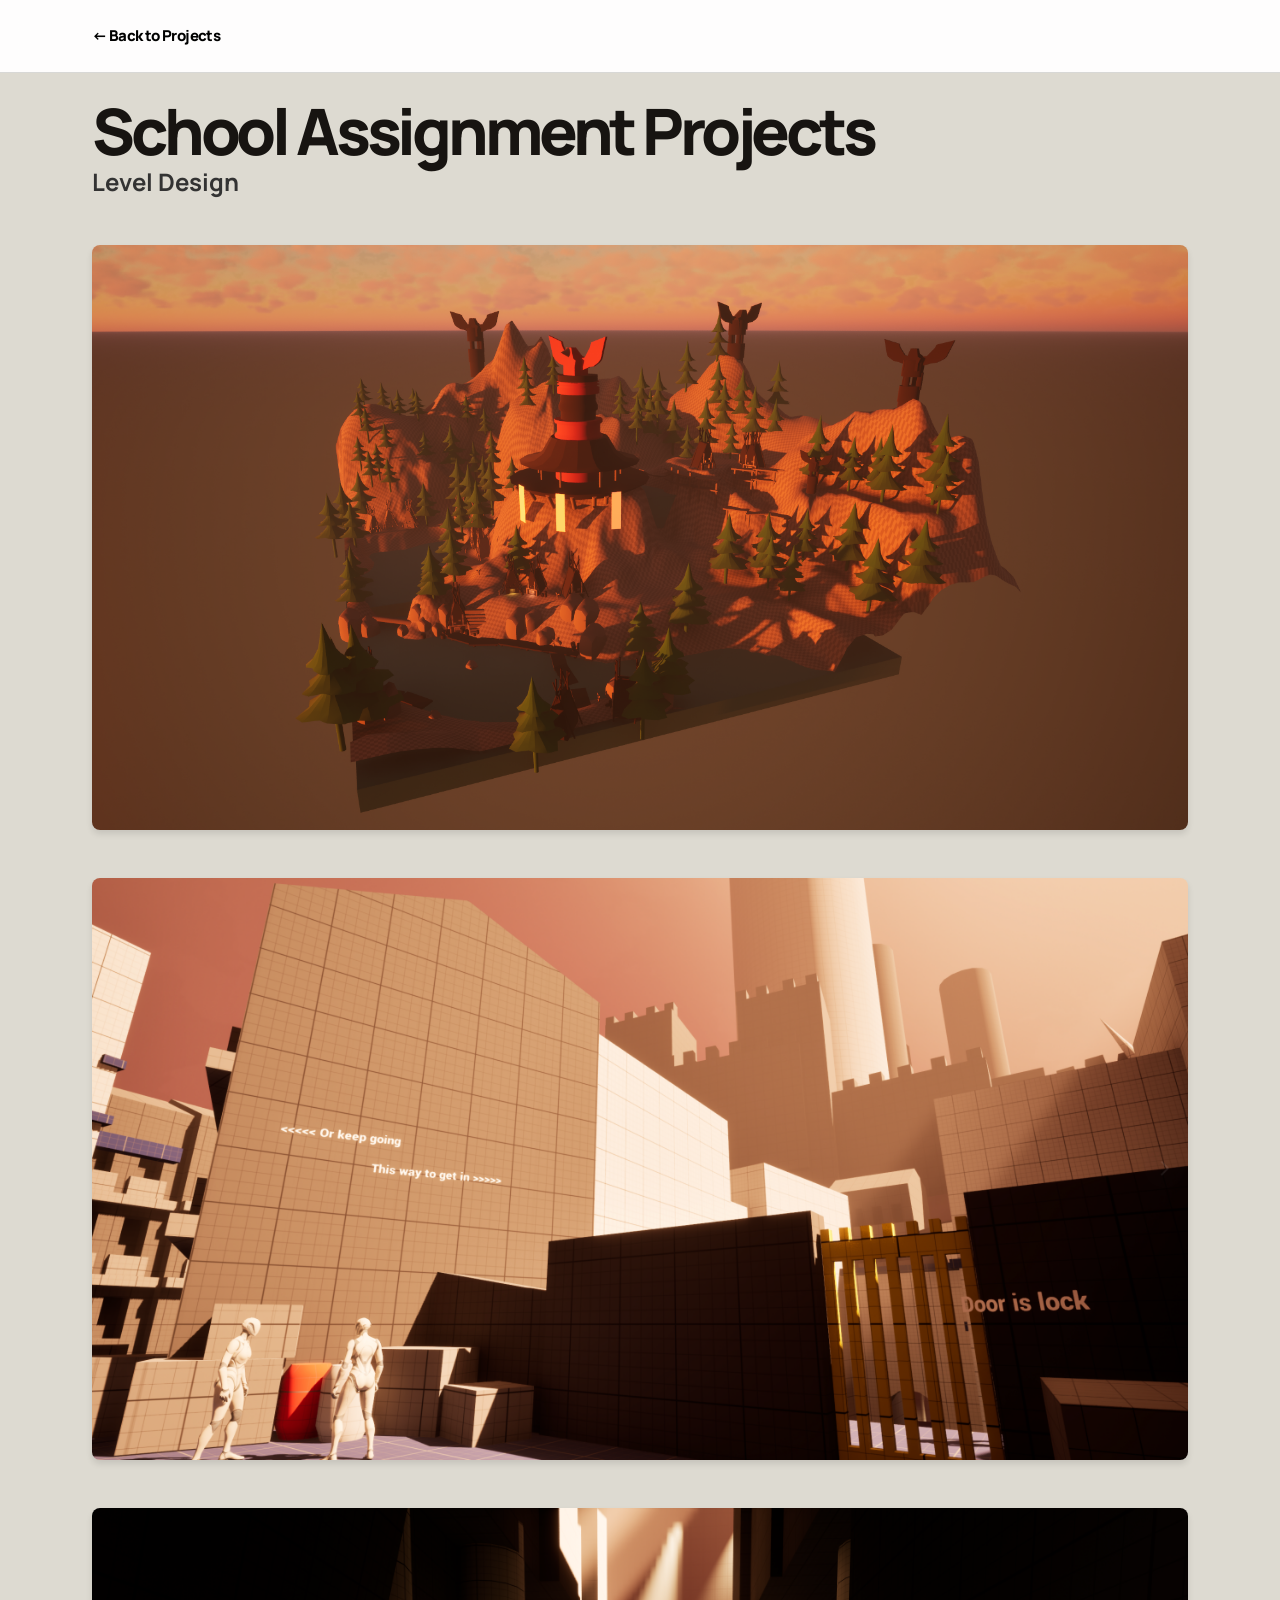
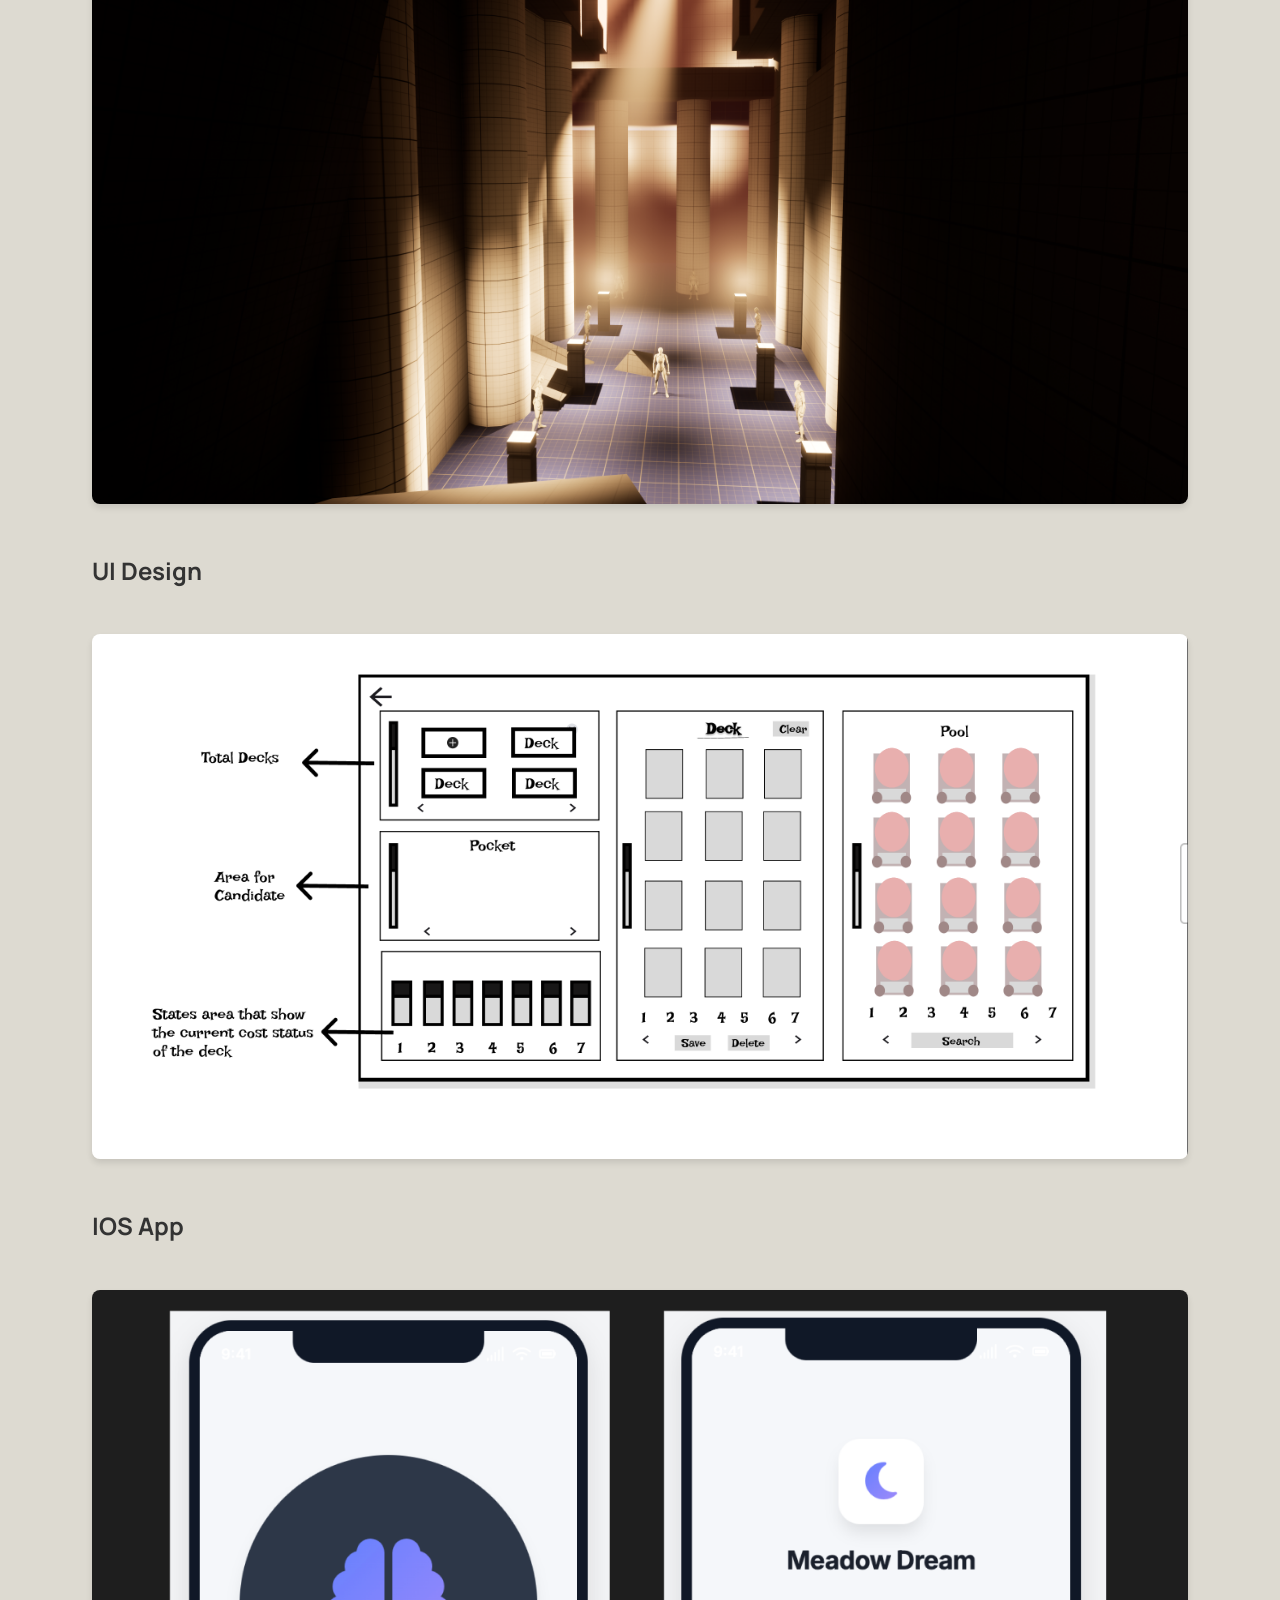
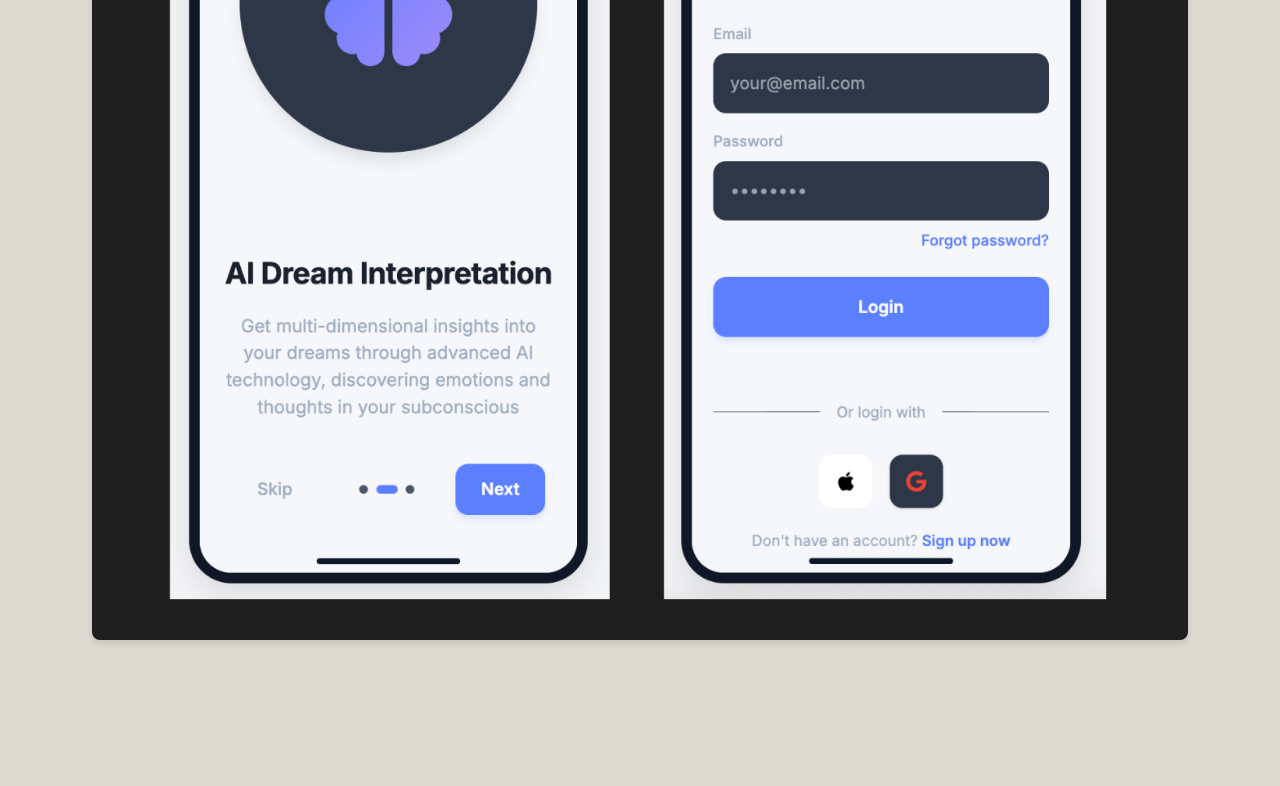
<file: school-assignment-projects.html>
<!DOCTYPE html>
<html lang="en">
<head>
    <meta charset="UTF-8">
    <meta name="viewport" content="width=device-width, initial-scale=1.0">
    <title>School Assignment Projects - Portfolio</title>
    <meta name="description" content="School Assignment Projects - Level design portfolio by Xwen Xie">
    <link rel="stylesheet" href="styles.css">
    <link rel="preconnect" href="https://fonts.googleapis.com">
    <link rel="preconnect" href="https://fonts.gstatic.com" crossorigin>
    <link href="https://fonts.googleapis.com/css2?family=Inter:wght@300;400;500;600;700&display=swap" rel="stylesheet">
    <style>
        .back-link {
            text-decoration: underline;
            color: #000;
        }
        .level-design-gallery {
            margin-top: 40px;
        }
        .level-design-image {
            width: 100%;
            border-radius: 8px;
            box-shadow: 0 4px 6px rgba(0, 0, 0, 0.1);
            transition: transform 0.2s ease, box-shadow 0.2s ease;
            margin-bottom: 24px;
            display: block;
        }
        .level-design-image:hover {
            transform: translateY(-4px);
            box-shadow: 0 8px 25px rgba(0, 0, 0, 0.15);
        }
        .level-design-section h3 {
            color: #333;
            margin-bottom: 20px;
            font-size: 24px;
            font-weight: 600;
            text-align: left;
        }
        .level-design-grid {
            display: grid;
            grid-template-columns: 1fr;
            gap: 24px;
        }
        @media (max-width: 768px) {
            .level-design-grid {
                grid-template-columns: 1fr;
            }
        }
    </style>
</head>
<body>
    <!-- Simple Back Navbar -->
    <nav class="navbar">
        <div class="nav-container">
            <div class="nav-logo">
                <a class="back-link" href="index.html#projects">← Back to Projects</a>
            </div>
        </div>
    </nav>

    <section class="projects" style="padding-top: 100px;">
        <div class="container">
            <h2 class="section-heading">School Assignment Projects</h2>
            
            <div class="level-design-section">
                <div class="level-design-grid">
                    <h3> <strong>Level Design</strong> </h3>
                    <img src="PortfolioMaterial/SchoolAssignment/SchoolAssignment_2.png" alt="School Assignment Level Design 1" class="level-design-image">
                    <img src="PortfolioMaterial/SchoolAssignment/SchoolAssignment_1.png" alt="School Assignment Level Design 2" class="level-design-image">
                    <img src="PortfolioMaterial/SchoolAssignment/SchoolAssignment_3.png" alt="School Assignment Level Design 3" class="level-design-image">
                    <h3> <strong>UI Design</strong> </h3>
                    <img src="PortfolioMaterial/SchoolAssignment/UIDesign_DeckGame.png" alt="School Assignment UI Design Deck Game" class="level-design-image">
                    <h3> <strong>IOS App</strong> </h3>
                    <img src="PortfolioMaterial/SchoolAssignment/DreamInterpretation.png" alt="School Assignment IOS App Dreams Come True" class="level-design-image">
                </div>
            </div>
        </div>
    </section>

    <script src="script.js"></script>
</body>
</html>
</file>
<file: styles.css>
@import url('https://fonts.googleapis.com/css2?family=DM+Mono:wght@400;500&family=Manrope:wght@400;500;600;700;800&family=Playfair+Display:ital,wght@0,600;0,700;1,600;1,700&display=swap');
:root { --ink:#10100f; --paper:#f4f1ea; --muted:#76726a; --line:rgba(16,16,15,.16); --lime:#d9ff53; --card:#20211d; }
* { box-sizing:border-box; margin:0; padding:0; } html { scroll-behavior:smooth; } body { background:var(--paper); color:var(--ink); font-family:Manrope,sans-serif; font-size:16px; line-height:1.6; } a { color:inherit; } .container { max-width:1160px; margin:0 auto; padding:0 32px; }
.navbar { position:fixed; inset:0 0 auto; z-index:10; background:rgba(244,241,234,.84); border-bottom:1px solid var(--line); backdrop-filter:blur(14px); } .nav-container { max-width:1160px; height:72px; display:flex; align-items:center; justify-content:space-between; margin:0 auto; padding:0 32px; } .nav-logo a { text-decoration:none; font-size:15px; font-weight:800; letter-spacing:-.04em; } .nav-menu { display:flex; align-items:center; list-style:none; gap:28px; } .nav-item { display:flex; } .nav-link { color:var(--ink); text-decoration:none; font-size:13px; font-weight:700; letter-spacing:.03em; transition:color .2s ease; } .nav-link:hover,.nav-link.active { color:#647310; } .nav-item:first-child .nav-link { border:1px solid var(--ink); border-radius:999px; padding:7px 14px; } .nav-item:first-child .nav-link:hover { background:var(--ink); color:var(--paper); } .nav-toggle { display:none; }
.main-header { min-height:700px; display:flex; align-items:flex-end; padding:152px 0 70px; position:relative; overflow:hidden; background:var(--ink); color:var(--paper); } .main-header::before { content:''; position:absolute; width:640px; height:640px; right:-180px; top:-120px; border:1px solid rgba(217,255,83,.65); border-radius:50%; box-shadow:0 0 0 70px rgba(217,255,83,.06),0 0 0 140px rgba(217,255,83,.04); } .main-header::after { content:''; position:absolute; inset:0; pointer-events:none; opacity:.28; background-image:linear-gradient(rgba(255,255,255,.05) 1px,transparent 1px),linear-gradient(90deg,rgba(255,255,255,.05) 1px,transparent 1px); background-size:46px 46px; } .main-header .container { position:relative; z-index:1; } .eyebrow { color:#65750c; font-family:'DM Mono',monospace; font-size:11px; font-weight:500; letter-spacing:.14em; text-transform:uppercase; } .main-header .eyebrow { color:var(--lime); margin-bottom:23px; } .main-name { font-size:clamp(68px,11vw,148px); font-weight:800; letter-spacing:-.09em; line-height:.79; max-width:900px; } .main-name em { color:var(--lime); font-family:'Playfair Display',serif; font-weight:600; letter-spacing:-.08em; } .main-title { font-size:clamp(18px,2vw,25px); font-weight:500; letter-spacing:-.03em; line-height:1.35; margin:43px 0 30px; max-width:590px; } .hero-actions { display:flex; gap:12px; flex-wrap:wrap; } .button { display:inline-flex; align-items:center; gap:22px; border-radius:3px; padding:13px 17px; text-decoration:none; font-size:13px; font-weight:800; transition:transform .2s ease,background .2s ease; } .button:hover { transform:translateY(-3px); } .button-primary { background:var(--lime); color:var(--ink); } .button-secondary { border:1px solid rgba(244,241,234,.5); color:var(--paper); } .hero-meta { display:flex; gap:32px; margin-top:72px; color:rgba(244,241,234,.65); font-family:'DM Mono',monospace; font-size:10px; letter-spacing:.05em; text-transform:uppercase; }
.about,.projects,.contact { padding:122px 0; } .about { border-bottom:1px solid var(--line); } .section-heading { font-size:clamp(40px,5vw,66px); font-weight:800; letter-spacing:-.065em; line-height:.98; } .about .section-heading { margin-bottom:42px; } .about-content { max-width:780px; margin-left:auto; font-size:clamp(20px,2.25vw,28px); font-weight:500; letter-spacing:-.035em; line-height:1.45; } .about-note { color:var(--muted); font-size:16px; letter-spacing:-.01em; margin-top:24px; } .skill-list,.project-tech-details { display:flex; flex-wrap:wrap; gap:8px; } .skill-list { margin-top:34px; } .skill-list span,.project-tech-details span { border:1px solid var(--line); border-radius:999px; font-family:'DM Mono',monospace; font-size:10px; letter-spacing:.02em; padding:7px 10px; }
.projects { background:#dddad1; } .section-intro { display:flex; align-items:flex-end; justify-content:space-between; gap:32px; margin-bottom:54px; } .section-intro .section-heading { max-width:650px; } .section-intro .eyebrow { padding-bottom:7px; } .project-link { color:inherit; display:block; text-decoration:none; } .project-item { display:grid; grid-template-columns:250px 1fr auto; gap:32px; align-items:center; padding:26px 0; border-top:1px solid var(--line); transition:padding .25s ease; } .project-link:last-child .project-item { border-bottom:1px solid var(--line); } .project-link:hover .project-item { padding-left:13px; padding-right:13px; background:rgba(244,241,234,.5); } .project-visual { height:154px; overflow:hidden; background:var(--card); } .project-icon { width:100%; height:100%; display:block; object-fit:cover; filter:saturate(.9); transition:transform .5s ease; } .project-link:hover .project-icon { transform:scale(1.06); } .project-index { color:var(--muted); font-family:'DM Mono',monospace; font-size:10px; letter-spacing:.05em; margin-bottom:8px; text-transform:uppercase; } .project-title { font-size:clamp(26px,3vw,38px); font-weight:800; letter-spacing:-.06em; line-height:1.05; } .project-role { color:#55534d; font-family:'DM Mono',monospace; font-size:11px; margin:8px 0 14px; } .project-description { max-width:640px; font-size:14px; line-height:1.55; } .project-tech-details { margin-top:16px; } .project-tech-details span { background:rgba(244,241,234,.45); padding:5px 8px; } .project-arrow { font-size:33px; transition:transform .2s ease; } .project-link:hover .project-arrow { transform:translate(4px,-4px); }
.contact { background:var(--ink); color:var(--paper); text-align:center; } .contact .eyebrow { color:var(--lime); margin-bottom:22px; } .contact .section-heading { margin:0 auto 38px; max-width:600px; } .contact-info { border-top:1px solid rgba(244,241,234,.3); border-bottom:1px solid rgba(244,241,234,.3); padding:29px 0; } .contact-email { color:var(--lime); font-size:clamp(22px,3vw,38px); font-weight:700; letter-spacing:-.05em; text-decoration:none; } .contact-email:hover { text-decoration:underline; } .contact-links { display:flex; justify-content:center; gap:22px; margin-top:20px; } .contact-link { color:var(--paper); font-family:'DM Mono',monospace; font-size:11px; text-decoration:none; } .contact-link:hover { color:var(--lime); } .footer { background:var(--ink); color:rgba(244,241,234,.55); padding:20px 0; font-family:'DM Mono',monospace; font-size:10px; } .footer .container { display:flex; justify-content:space-between; }
.project-video,.project-image { max-width:100%; } .school-assignment-gallery { display:grid; grid-template-columns:repeat(auto-fit,minmax(280px,1fr)); gap:20px; } .school-assignment-image { max-width:100%; } .school-assignment-header { margin:30px 0 14px; } .back-link { text-decoration:none!important; } .back-link:hover { color:#65750c!important; }
@media (max-width:700px) { .container,.nav-container { padding-left:20px; padding-right:20px; } .nav-container { height:62px; } .nav-menu { position:fixed; z-index:9; top:62px; left:0; width:100%; flex-direction:column; gap:18px; background:var(--paper); border-bottom:1px solid var(--line); padding:24px; transform:translateY(-140%); transition:transform .25s ease; } .nav-menu.active { transform:translateY(0); } .nav-toggle { display:flex; flex-direction:column; gap:5px; cursor:pointer; } .bar { width:24px; height:2px; background:var(--ink); transition:.2s; } .nav-toggle.active .bar:nth-child(1) { transform:translateY(7px) rotate(45deg); } .nav-toggle.active .bar:nth-child(2) { opacity:0; } .nav-toggle.active .bar:nth-child(3) { transform:translateY(-7px) rotate(-45deg); } .main-header { min-height:650px; padding-bottom:44px; } .main-header::before { right:-350px; } .hero-meta { flex-direction:column; gap:7px; margin-top:48px; } .about,.projects,.contact { padding:78px 0; } .section-intro { align-items:flex-start; flex-direction:column; gap:12px; } .section-intro .eyebrow { order:-1; } .project-item { grid-template-columns:106px 1fr; gap:18px; padding:20px 0; } .project-visual { height:106px; } .project-arrow { display:none; } .project-description { font-size:13px; } .project-tech-details { display:none; } .footer .container { gap:8px; flex-direction:column; } .contact-links { gap:16px; } }

/* Warm beige palette and a more unified hero wordmark. */
:root { --paper:#f2eadc; --ink:#171411; --muted:#766d62; --line:rgba(23,20,17,.16); --lime:#c6aa82; --card:#29231e; }
.nav-link:hover,.nav-link.active,.eyebrow,.back-link:hover { color:#806746!important; }
.main-header::before { border-color:rgba(198,170,130,.62); box-shadow:0 0 0 70px rgba(198,170,130,.07),0 0 0 140px rgba(198,170,130,.04); }
.main-name { font-size:clamp(60px,9vw,116px); letter-spacing:-.075em; line-height:.85; max-width:760px; }
.main-name em { font-family:inherit; font-style:normal; font-weight:800; letter-spacing:inherit; }
</file>
